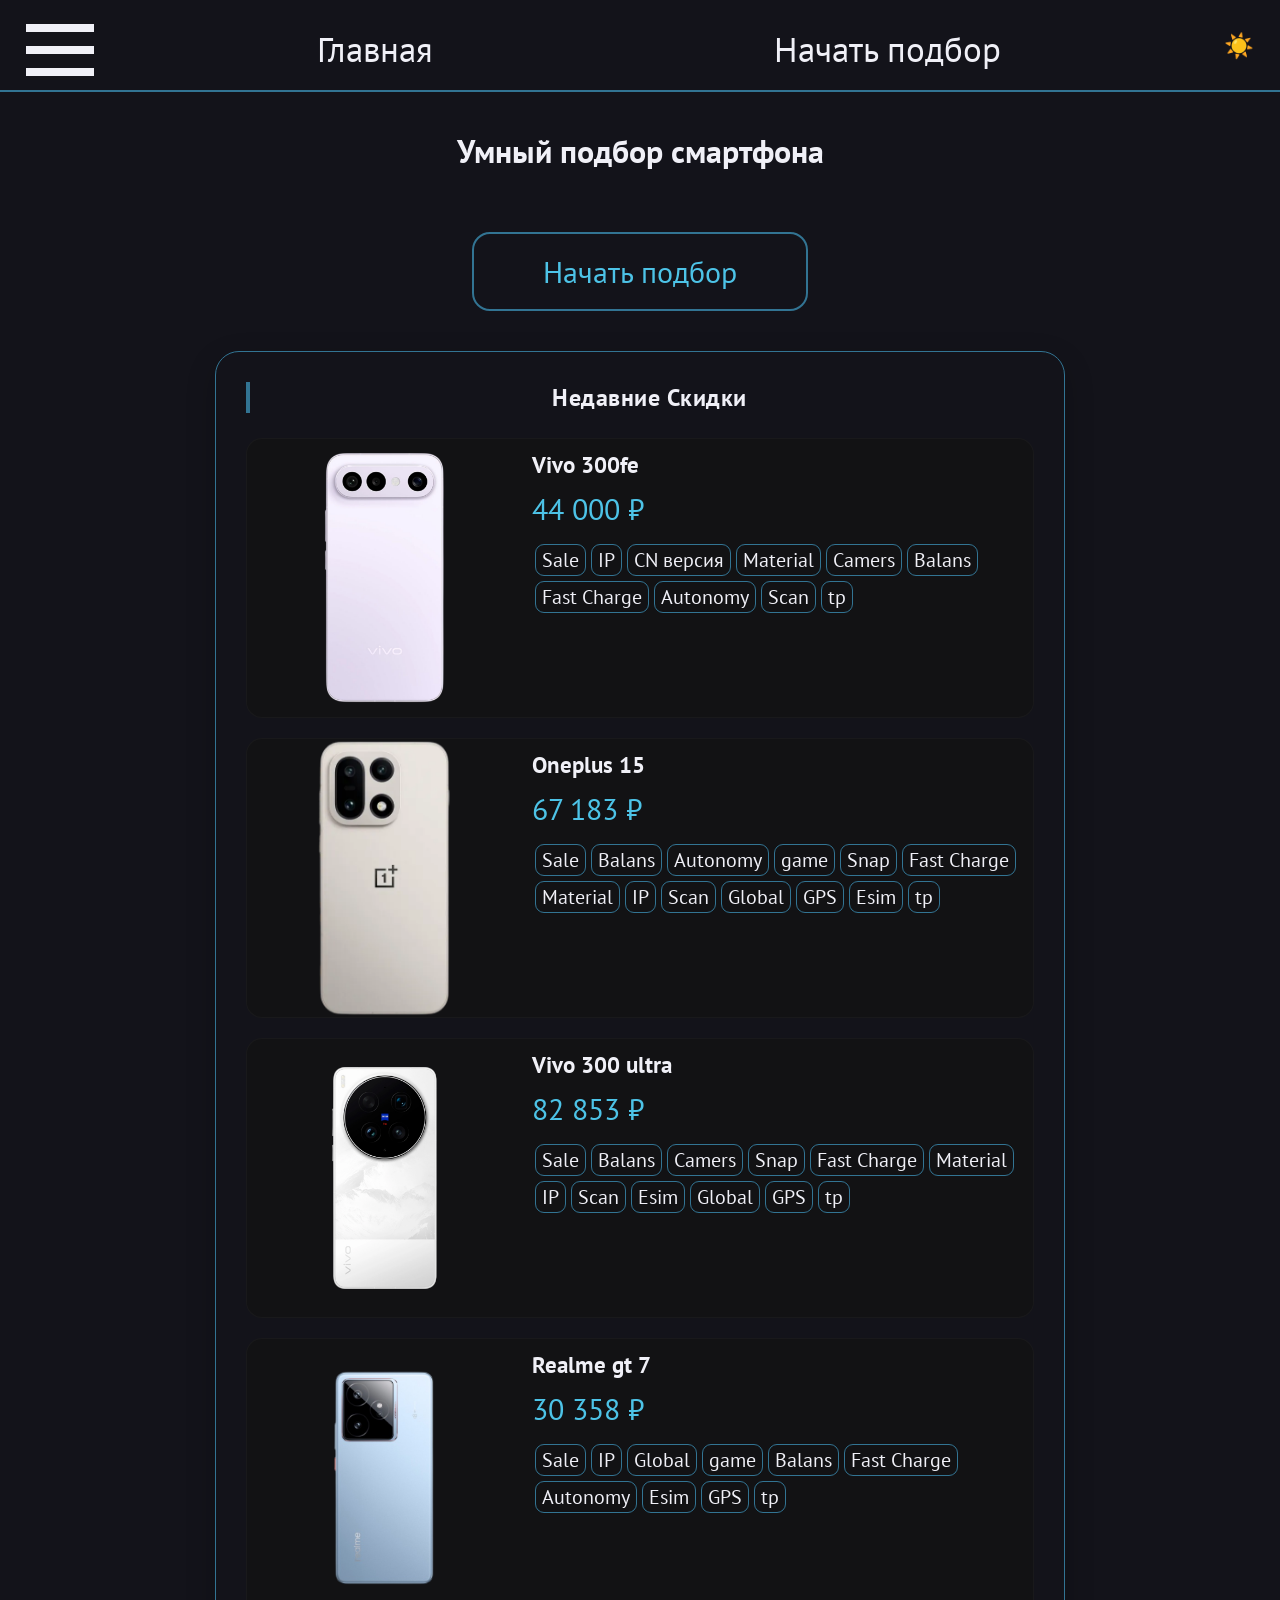
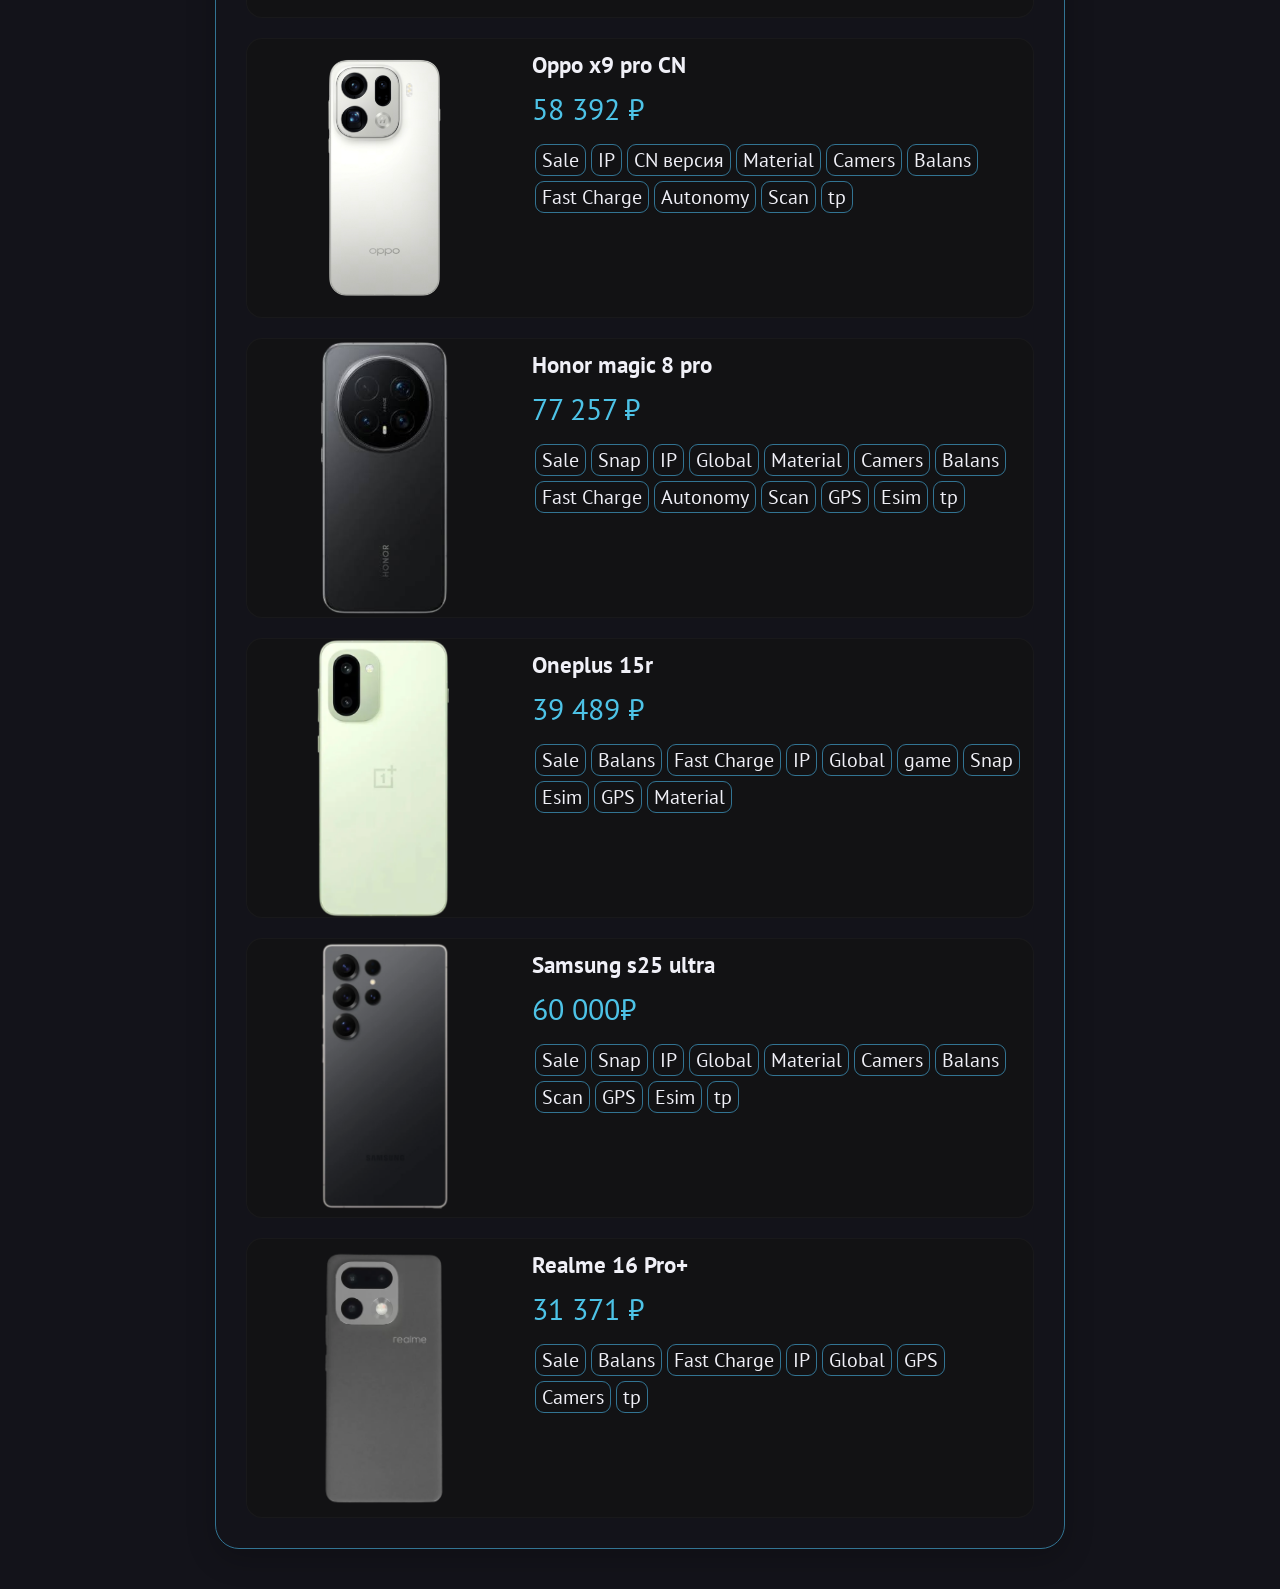
<file: index.html>
<!DOCTYPE html>
<html lang="en">
<head>

<link rel="stylesheet" type="text/css" href="https://cloudflare.com"/>
<link rel="stylesheet" type="text/css" href="https://cloudflare.com"/>
 

    <meta charset="UTF-8">
    <meta name="viewport" content="width=device-width, initial-scale=1.0">
    <link rel="stylesheet" href="style.css?v=100">
    <title>Document</title>
</head>
<body>
    <header>
            <div class="burger">
            <span class="bspan"></span>
            <span class="bspan"></span>
            <span class="bspan"></span>
        </div>
        <nav>
            <ul>
                <li><a href="index.html">Главная</a></li>            
                <li><a href="find.html" >Начать подбор</a></li>

            </ul>
        </nav>
    <label class="theme-switch">
    <input type="checkbox" id="theme-checkbox">
    <span id="them" class="switch-icon"></span>
</label>
    </header>
    <main>
        <nav class="bnav">
            <ul>
                <li><a href="index.html" class="at">Главная</a></li>
                <li><a href="find.html" class="at" >Подбор</a></li>

            </ul>
        </nav>
        <div class="site_info"><h1>Умный подбор смартфона</h1></div>
                <div class="startfind"><a href="find.html"class="start_a">Начать подбор</a></div>

<div class="discount_section">
    

    <div class="discount_header">
        <h5 class="discount_title">Недавние Скидки</h5>
    </div>
    

    <div class="pure_slider_container" id="sale-slider-container"></div>
    
</div>











<div class="site_info2">
    <h4>Как пользоваться фильтрами</h4>
    <p class="how">Бюджет:Просто потяни ползунок, чтобы ограничить максимальную стоимость. Каталог мгновенно скроет модели, которые не вписываются в твой бюджет.</p>
    <p class="how">Технические теги:Ты можешь комбинировать параметры. Например, нажми «Только Дракон» и «Влагозащита», чтобы увидеть мощные устройства, не боящиеся воды.</p>
    <p class="how">Автономность и Игры: Используй выпадающий список, чтобы выделить смартфоны с огромной батареей или топовым охлаждением для гейминга.</p>
    <p class="how">Global vs CN: Выбирай между международными версиями и моделями для внутреннего рынка Китая (обычно они дешевле, но имеют свои особенности).</p>
</div>


    </main>
    <footer>

<form action="" class="form" id="tg-form">
    <label class="formlbl">Оставьте Отзыв</label>
    <!-- Добавили name="name" и исправили required -->
    <input type="text" placeholder="Введите имя" required name="name">            
    
    <!-- Заменили textarea на input для телефона и добавили name="phone" -->
    <input type="text" placeholder="Отзыв" required name="text">
    
    <button type="submit" class="button" class="sendbutton" >Отправить</button>
</form>


    </footer>
<script type="module" src="index.js"></script>
</body>









</html>
</file>
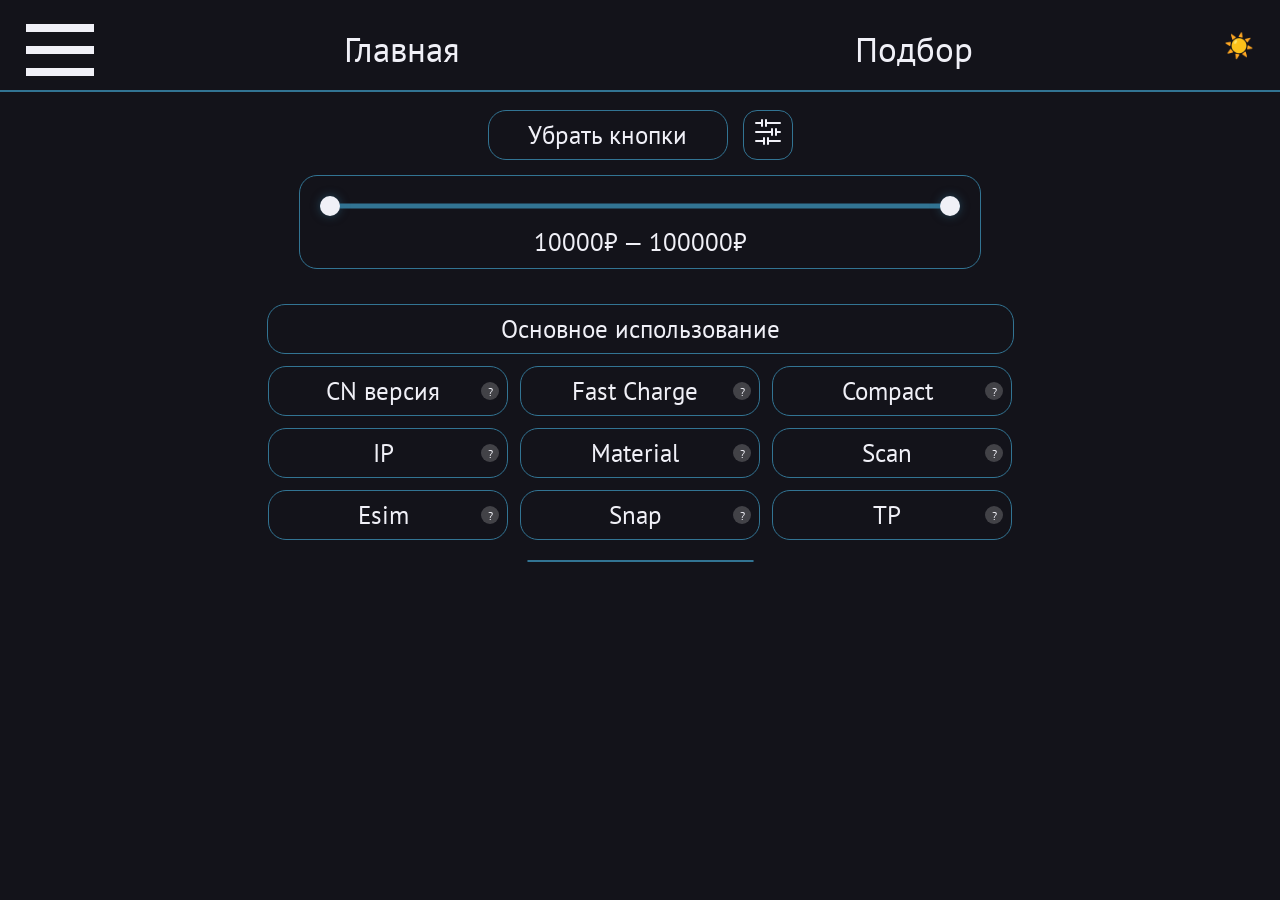
<file: find.html>
<!DOCTYPE html>
<html lang="en">
<head>
    <meta charset="UTF-8">
    <meta name="viewport" content="width=device-width, initial-scale=1.0">
    <link rel="stylesheet" href="style.css">
    <title>Document</title>
</head>
<body>
    <header>
            <div class="burger">
            <span class="bspan"></span>
            <span class="bspan"></span>
            <span class="bspan"></span>
        </div>
        <nav>
            <ul>
                <li><a href="index.html">Главная</a></li>
                <li><a href="find.html">Подбор</a></li>
            </ul>
        </nav>
    <label class="theme-switch">
    <input type="checkbox" id="theme-checkbox">
    <span id="them" class="switch-icon"></span>
</label>

    </header>
    <main>
        <nav class="bnav">
            <ul>
                <li><a href="index.html" class="at">Главная</a></li>
                <li><a href="find.html" class="at">Подбор</a></li>
            </ul>
        </nav>
        <div class="bnavf">
            <label><input class="sortimp" type="radio" name="sort" id="DOWN">По убыванию</label>
            <label><input class="sortimp" type="radio" name="sort" id="UP">По возрастанию</label>

        </div>


    <div class="filtdiv">
    <button  id="allfilt">Убрать кнопки</button>
    <button class="filter">
<svg width="28" height="28" viewBox="0 0 28 28" fill="none" xmlns="http://w3.org">
    <!-- Верхний ползунок (линия поднята на уровень Y=5) -->
    <path d="M2 5H8M26 5H12M8 2V8M12 2V8" stroke="currentColor" stroke-width="2" stroke-linecap="round"/>
    
    <!-- Средний ползунок (ровно по центру на уровне Y=14) -->
    <path d="M2 14H18M26 14H22M18 11V17M22 11V17" stroke="currentColor" stroke-width="2" stroke-linecap="round"/>
    
    <!-- Нижний ползунок (линия опущена на уровень Y=23) -->
    <path d="M2 23H10M26 23H14M10 20V26M14 20V26" stroke="currentColor" stroke-width="2" stroke-linecap="round"/>
</svg>


    </button>
    </div>
    
    <div class="costdiv">
    <div class="range-values">
        <span id="min-price">10000₽</span> — <span id="max-price">100000₽</span>
    </div>
    <div class="range-container">
        <div class="slider-track"></div>
        <input type="range" class="cost min-range" min="10000" max="100000" value="10000" step="5000">
        <input type="range" class="cost max-range" min="10000" max="100000" value="100000" step="5000">
    </div>
</div>

    <div class="buttons">
    <select>
    <option value="">Основное использование</option> 
    <option value="balans">Баланс</option>
    <option value="autonomy">Автономность</option>
    <option value="camers">Камеры</option>
    <option value="game">Игры</option>
    <option value="gps">Навигатор</option>
    </select>

    
        <button class="filter-btn" data-tag="CN">CN версия</button>  
        <button class="filter-btn" data-tag="fastcharge">Fast Charge</button>
        <button class="filter-btn" data-tag="compact">Compact</button>
        <button class="filter-btn" data-tag="ip">IP</button>
        <button class="filter-btn" data-tag="material">Material</button>
        <button class="filter-btn" data-tag="scan">Scan</button>
        <button class="filter-btn" data-tag="esim">Esim</button>     
        <button class="filter-btn" data-tag="snap">Snap</button>
        <button class="filter-btn" data-tag="tp">TP</button>        



  
    </div>
    <h2 class="count"></h2>
    <div class="block1"></div>
    


    
    </main>
    <footer>
        <div class="findfoot"><p>Цены актуальны для маркетплейсов России в апреле 26 года</p></div>
    </footer>


</body>
<script type="module" src="find.js"></script>

</html>
</file>
<file: style.css>
@import url('https://fonts.googleapis.com/css2?family=PT+Sans:ital,wght@0,400;0,700;1,400;1,700&family=PT+Serif:ital,wght@0,400;0,700;1,400;1,700&family=Roboto:ital,wght@0,100;0,300;0,400;0,500;0,700;0,900;1,100;1,300;1,400;1,500;1,700;1,900&display=swap');

 :root{
    /* them  */
    --icon-sun: "☀️";
    --icon-moon: "🌙";

    /* darck them  */
    --text-color: #f0f0f7;
    --bg-primary-darkt: #13131a;
    --accent-primaryd:#327493;

    /* white them */
    --bg-primary:	#ffffff;
    --bg-secondary-rgba: rgba(243, 243, 243, 0.8);
    --text-primary:	#212529;
    --text-secondary:	#495057;
    --accent-primary:	#d97706;
    --accent-light:	#fef3c7;



}
*{
    font-family:'Pt Sans'; /* шрифты */
    padding: 0px;
    margin: 0px; 
     user-select: none;     /*    Убирает возможность выделить текст курсором */
}

.pt-sans-regular { /* шрифты */
    font-family: "PT Sans", serif;
    font-weight: 400;
    font-style: normal;
}

#theme-checkbox {
    display: none;
}

/* 2. Стилизуем наш блок со значком */
.switch-icon {
    font-size: 24px;         
    cursor: pointer;
    user-select: none;
    transition: transform 0.3s ease;
    display: inline-block;
}

/* 3. По умолчанию (когда чекбокс НЕ нажат) показываем Солнце */
.switch-icon::before {
    content: var(--icon-sun);
}

/* 4. Когда чекбокс НАЖАТ (:checked), меняем контент на Луну */
#theme-checkbox:checked ~ .switch-icon::before {
    content: var(--icon-moon);
}

/* Эффект легкого поворота при клике для красоты */
.theme-switch:active .switch-icon {
    transform: scale(0.8) rotate(50deg);
}

body {
    display: flex;
    flex-direction: column;
    min-height: 100vh; 
    background-color: var(--bg-primary-darkt);
    transition: background-color 0.3s ease; 
}


body.white-theme {
    background-color: var(--bg-primaryl);
        transition: background-color 0.3s ease; 
}

header {
    display: flex;
    justify-content: space-around;
    align-items: center; 
    border-bottom: 2px solid var(--accent-primaryd); 
    background-color: var(--bg-primary-darkt); /* Цвет по умолчанию */
    height: 90px;
    position: fixed;
    top: 0;       
    left: 0;      
    width: 100%;  
    z-index: 100; 
    transition: background-color 0.3s ease; /* Плавная смена цвета для шапки */
}

header.white-theme {
    background-color: var(--bg-primary);
    border-bottom: 1px solid var(--accent-primary); 
}


li:hover {
    background-color: rgba(255, 255, 255, 0.1); 
    border-radius: 18px;
}

body.white-theme li:hover {
    background-color: var(--accent-light); 
}

header nav{
    width:80%;
}

header ul{
    margin-top: 7px;
    display: flex;
    width: 100%;
    justify-content: space-around;
}

header li{
    list-style: none;
    transition: 0.3s; /* Чтобы наведение было плавным */
    border: 2px solid transparent; /* Заранее бронируем место под обводку, чтобы текст не дергался */
    padding: 10px; /* Отступ внутри, чтобы текст не прилипал к рамке */
    cursor: pointer;
}

header a{
    font-size: 35px;
    text-decoration: none;
    color:var(--text-color);
}


body.white-theme header a{
     color: var(--text-primary);
}

.burger {
    margin-top: 10px;
    width: 68px;
    height: 52px;
    display: flex;
    flex-direction: column;
    cursor: pointer;
    justify-content: space-between; /* Распределяем линии равномерно */
    position: relative;
}

.burger span {
    background-color: var(--text-color);
    height: 8px;
    width: 100%;
    transition: 0.3s ease; /* Добавляем плавность */
    transform-origin: center; /* Вращаем относительно центра */
}

body.white-theme .bspan{
    background-color: var(--text-primary);
}

.burger.active span:nth-child(1) {
    transform: translateY(22px) rotate(45deg);
}

.burger.active span:nth-child(2) {
    opacity: 0;
}

.burger.active span:nth-child(3) {
    transform: translateY(-22px) rotate(-45deg);
}

main {
    padding-top: 90px;
    flex: 1; /* Этот блок заберет всё свободное место, прижав футер вниз */
    
}

.bnavf{
    position: fixed;
    transform: translateX(-550px);    
    z-index: 100;
}

.bnavf.active{
    height: 95vh;
    width: 300px;
    transition: 0.3s ease;
    transform: translateX(0px);
    position: fixed;
    border-right: 1px solid var(--accent-primaryd);
    display: flex;
    flex-direction: column;
    background: rgba(15, 23, 31, 0.80);
    backdrop-filter: blur(12px);
}

body.white-theme .bnavf.active{
    border: 1px solid var(--accent-primary);
    background-color: var(--bg-secondary-rgba);
    transition: background-color 0.3s ease; /* Плавная смена цвета для шапки */
}

.filtdiv{
    display: flex;
    justify-content: center;
        padding: 20px 0 0 0;
        gap: 15px;
}

main ul{
    margin-top: 20px;
    margin-left: 40px;
}

main a{
    text-decoration: none;
    font-size: 40px;
}

.first_text{
    font-size: 40px;
}

button{
    height: 50px;
    font-size: 25px;
    width: 240px;
    color: var(--text-color);
    background: transparent;
    border: 1px solid var(--accent-primaryd); 
    text-decoration: none;
    outline: none;
    border-radius: 18px ;
    cursor: pointer;
}

body.white-theme button{
    border: 1px solid var(--accent-primary); 
    color:var(--text-primary);
}

button.active {
    background-color: var(--accent-primaryd);
    transition: 0.3s; /* Плавный переход */
}

body.white-theme button.active {
    background-color: var(--accent-primary);
}

button:hover {
    background-color: var(--accent-primaryd);
    color: var(--text-color);
    transition: 0.3s; /* Плавный переход */
}

body.white-theme button:hover{
    background-color: var(--accent-primary);
}

select {
    width: 83%; /* На мобилках лучше 100%, на ПК можно ограничить */
    max-width: 900px; 
    height: 50px;
    color: var(--text-color);
    background: transparent;
    font-size: 25px;
    border: 1px solid var(--accent-primaryd);
    border-radius: 18px;
    outline: none;
    cursor: pointer;
    text-align: center;
    appearance: none;
    padding: 0 15px;
        -webkit-appearance: none;
    -moz-appearance: none;
    appearance: none;
}
select:hover{
    background-color: var(--accent-primaryd);
    color: var(--text-color);
    transition: 0.3s; /* Плавный переход */
}

body.white-theme select{
    color: var(--text-primary);
        border: 1px solid var(--accent-primary);
}

body.white-theme select:hover{
    color: var(--text-primary);
    background-color: var(--accent-primary);
}


select option {
    background-color: var(--bg-primary-darkt);
    color: var(--text-color);
}

body.white-theme select option{
    color: var(--text-primary);
    background-color: var(--bg-primary);
}

/* ДВОЙНОЙ ПОЛЗУНОК */
.range-container {
    position: relative;
    width: 100%;
    height: 40px;
    margin-top: 10px;
}

body.white-theme .slider-track{
    background-color: var(--accent-primary);

}

input[type="range"].cost {
    -webkit-appearance: none;
    appearance: none;
    width: 100%;
    position: absolute;
    background: transparent;
    pointer-events: none; /* Клики проходят сквозь пустую область */
    top: 50%;
    transform: translateY(-50%);
    margin: 0;
}

/* Кругляшок (Thumb) */
input[type="range"].cost::-webkit-slider-thumb {
    -webkit-appearance: none;
    height: 20px;
    width: 20px;
    border-radius: 50%;
    background: var(--text-color);
    cursor: pointer;
    pointer-events: auto; /* Кликабелен только сам кружок */
    box-shadow: 0 0 10px rgba(50, 116, 147, 0.5);
    border: none;
}

/* Дорожка */
.slider-track {
    width: 100%;
    height: 5px;
    background: var(--accent-primaryd);
    position: absolute;
    top: 50%;
    transform: translateY(-50%);
    border-radius: 5px;
}

.range-values {
    color: var(--text-color);
    font-size: 25px;
    margin-bottom: 10px;
    text-align: center;
}

body.white-theme .range-values{
    color: var(--text-primary);
}

.buttons {
    display: flex;
    flex-wrap: wrap;    /* Позволяет кнопкам перепрыгивать на новую строку */
    justify-content: center;
    gap: 12px;          
    padding: 20px;
    max-width: 900px;   
    margin: 0 auto;     
}


.phone_card {
display: flex;
    gap: 20px;
    padding: 20px;
    border-radius: 60px;
    max-width: 1150px;
    margin: 20px auto;
    border: 1px solid var(--accent-primaryd);
    animation: fadeIn 0.5s ease forwards;
    background-color: transparent;
}

body.white-theme .phone_card{
    border: 1px solid var(--accent-primary);
}

.price, .data{
    color: #4dc3e7;
    font-size: 30px;
}


.startfind{
    border: 2px solid var(--accent-primaryd);
    width: 26%;
    margin: 30px auto;
    border-radius: 18px;
    padding: 18px 0 18px 0;
    display: flex;
    flex-direction: column;
    align-items: center;
}

body.white-theme .startfind{
        border: 2px solid var(--accent-primary);
}

body.white-theme .startfind:hover{
    background-color: var(--accent-light);
}

.start_a{
    color:#4dc3e7;
    font-size: 30px;
}

body.white-theme .start_a{
    color: var(--text-primary);
}

.site_info2{
    margin: 150px auto;
}


.sortimp{
    margin-right: 20px;
    transform: scale(2);
}

.bnavf label{
    padding-left: 30px;
    font-size: 30px;
    color: var(--text-color);
    cursor: pointer;
    margin-top: 30px;
}

body.white-theme .bnavf label{
    color: var(--text-primary);
}

body.white-theme .bnavf label:hover{
    background-color: var(--accent-light);
}

.card_filtrs {
    display: flex;
    flex-wrap: wrap;    
    gap: 5px;           
    margin: 6px 0 10px 3px; 
}


.card_tag {
    font-size:20px;         
    color:var(--text-color);             
    background-color: transparent;  
    border: 1px solid var(--accent-primaryd);   
    padding: 2px 6px;            
    border-radius: 9px;         
    white-space: nowrap;         
}

body.white-theme .card_tag{
    border: 1px solid var(--accent-primary); 
    color: var(--text-primary);  
}

@keyframes fadeIn {
    0% {
        opacity: 0;
        transform: translateY(20px); 
    }
    100% {
        opacity: 1;
        transform: translateY(0);
    }
}

.phone_img {
    max-width: 600px;    
    max-height: 550px;
    border-radius: 60px;
}

.phone_info {
    display: flex;
    flex-direction: column; 
    gap: 10px;           
}

.phone_info{
    margin: 0; 
    font-size: 32px;
    color: var(--text-color);
}

body.white-theme .phone_info{
    color: var(--text-primary);
}

.count{
    font-size: 30px;
    color: var(--text-color);
    background-color: var(--accent-primaryd);
    width: 225px;
    margin: auto;
    text-align: center;
    border-radius: 18px;
    height: auto;
    background: transparent;
    border: 1px solid var(--accent-primaryd);
}

.costdiv{
    display: flex;
    justify-content: center;
    flex-direction: column-reverse;
    margin: 15px auto;
    width: 50%;
    border-radius: 18px;
    background: transparent;
    border: 1px solid var(--accent-primaryd);
    padding: 0 20px 0 20px;
}

body.white-theme .costdiv{
    border: 1px solid var(--accent-primary);    
}

.cost{
    background-color: var(--bg-primary-darkt);
    color: var(--text-color);
    width: 90%;
    margin: auto;
    cursor: pointer;
    margin-bottom: 10px;
    color: var(--accent-primaryd);
}

body.white-theme span{
    color: var(--text-primary);
}

.costspan{
    margin: auto;
    color: var(--text-color);
    font-size: 30px;
    margin-top: 5px;
}

.site_info, .site_info2 {
    width: 45%;
    margin: 20px auto;
    padding: 20px 0 30px 0;
    color: var(--text-color);
    border-radius: 18px;
}
.site_info2 {    display: none;}

h1, h2{
    color: var(--text-color);
    margin: 0 auto;
    text-align: center;
}

.swiper_h2{
    text-align: center;
    color: #4dc3e7;
    width: 250px;
    height: 50px;
    border:1px solid var(--accent-primaryd);
    border-radius: 9px;
}


h1 { 
    font-size: 32px; 
}

h4 { 
    font-size: 30px; 
    padding-bottom: 10px; 
}

.how {
    font-size: 26px; 
    margin: 10px;
    text-align: left;
    color: #d0d0d8;
}

body.white-theme h1, 
body.white-theme h2, 
body.white-theme h3, 
body.white-theme h4 {
    color: var(--text-primary);
}

body.white-theme h2{
        border:1px solid var(--accent-primary);
}

.form{
    display: flex;
    flex-direction: column;
    align-items: center;
    height: 15vh;

}

.form input,textarea{
    border-radius: 18px;
    width: 40%;
    height: 100px;
    font-size: 30px;        
    text-align: center;
}

.formbutton{
    border-radius: 18px;
    width: 40%;
    height: 100px;
    font-size: 30px;        
    text-align: center;
}

.findfoot{
    font-size: 30px;
    color: var(--text-color);
    background-color:#3B527F;
    width: 100%;
    margin: auto;
    text-align: center;
    height: auto;
    border-top: 1px solid var(--accent-primaryd);   
    background-color: var(--bg-primary-darkt);
}

.formlbl{
    width: 40%;
    text-align: center;
    font-size: 25px;
    color:var(--text-color);
    background: rgba(255, 255, 255, 0.03); /* Почти прозрачный фон */
    border: 1px solid var(--accent-primaryd); /* Тонкая рамка вместо заливки */
    border-radius: 18px;
}

.description{
    font-size: 24px;
    line-height: 35px;
}

.sendbutton{
    width: 40%;
}

/* Контейнер кнопки для позиционирования */
.filter-btn {
    position: relative;
    padding-right: 10px;
}

/* Иконка вопроса */
.hint-icon {
    position: absolute;
    right: 8px;
    top: 50%;
    transform: translateY(-50%);
    width: 18px;
    height: 18px;
    background: rgba(255, 255, 255, 0.2);
    border-radius: 50%;
    font-size: 12px;
    display: flex;
    align-items: center;
    justify-content: center;
    cursor: help;
    transition: 0.3s;
}

body.white-theme .hint-icon{
        background: rgba(218, 218, 218, 0.74);
}

.hint-icon:hover {
    background: var(--accent-primaryd);
}

body.white-theme .hint-icon:hover{
    background: var(--accent-primary);
}

/* Сама подсказка */
.hint-text {
    visibility: hidden;
    opacity: 0;
    width: 180px;
    background: var(--bg-primary-darkt);
    color: var(--text-color);
    text-align: center;
    border: 1px solid var(--accent-primaryd);
    border-radius: 8px;
    padding: 8px;
    position: absolute;
    z-index: 100;
    bottom: 130%; /* Показываем над кнопкой */
    left: 50%;
    transform: translateX(-50%);
    transition: 0.3s;
    font-size: 13px;
    line-height: 1.4;
    pointer-events: none; /* Чтобы не мешала кликам */
    box-shadow: 0 5px 15px rgba(0,0,0,0.5);
}

body.white-theme .hint-text{
    color: var(--text-primary);
    background: var(--bg-primary);
     border: 1px solid var(--accent-primary);
}

/* Треугольник внизу подсказки */
.hint-text::after {
    content: "";
    position: absolute;
    top: 100%;
    left: 50%;
    margin-left: -5px;
    border-width: 5px;
    border-style: solid;
    border-color: var(--accent-primaryd) transparent transparent transparent;
}

/* Показ при наведении или клике (для мобилок) */
.hint-icon:hover .hint-text, .hint-icon.active .hint-text {
    visibility: visible;
    opacity: 1;
}

.hint-icon.active .hint-text {
    visibility: visible;
    opacity: 1;
}

.filter {
    background-size: cover;
    background-position: center;
    height: 50px;
    width: 50px;
    border-radius: 14px;
}

footer{
    display: none;
}

/* 1. Главная большая подложка для всего раздела скидок */
.discount_section {
    width: 100%;
    max-width: 850px; /* Фиксируем идеальную ширину под размер карточек */
    margin: 40px auto;
    padding: 30px;
    background:var(--bg-primary-darkt); /* Темный благородный фон, чуть светлее основного */
    border: 1px solid var(--accent-primaryd); /* Тонкая аккуратная рамка */
    border-radius: 24px; /* Красивые скругленные углы */
    box-shadow: 0 10px 30px rgba(0, 0, 0, 0.2);
    box-sizing: border-box;
}

body.white-theme .discount_section {
    border: 1px solid var(--accent-primary);
    background: var(--bg-primary);
}

/* 2. Оформление заголовков */
.discount_header {
    margin-bottom: 25px;
    border-left: 4px solid var(--accent-primaryd);
    padding-left: 15px;
}

body.white-theme .discount_header{
    border-left: 4px solid var(--accent-primary);
}

.sortimp{
    background-color: var(--accent-primaryd);
}

.discount_title {
    text-align: center;
    color: var(--text-color);
    font-size: 24px;
    font-weight: 700;
    margin: 0 0 6px 0;
    letter-spacing: 0.5px;
}

body.white-theme h5{
    color: var(--text-primary);
}

.discount_subtitle {
    color: #718096; /* Приглушенный серый цвет для описания */
    font-size: 14px;
    margin: 0;
}

/* 3. Контейнер для карточек телефонов */
.pure_slider_container {
    display: flex !important;
    flex-direction: column !important; /* Строго вертикально друг под другом */
    gap: 20px !important;
    width: 100% !important;
}

/* 4. Сама карточка смартфона (Превращаем в горизонтальный шедевр) */
.phone_card_slide {
    display: flex !important;
    flex-direction: row !important; /* Картинка слева, текст справа */
    width: 100% !important;
    height: 280px !important; /* Компактная фиксированная высота, чтобы карточка не была огромной */
    background: #121214; /* Глубокий черный фон самой карточки для контраста */
    border: 1px solid rgba(255, 255, 255, 0.03) !important;
    border-radius: 16px !important;
    overflow: hidden !important;
    box-sizing: border-box;
    
    /* Плавность для будущей анимации */
    transition: transform 0.3s cubic-bezier(0.25, 1, 0.5, 1), 
                border-color 0.3s ease, 
                box-shadow 0.3s ease !important;
}

body.white-theme .phone_card_slide{
    background: var(--bg-secondary-rgba);
}

/* 🚀 КРУТАЯ АНИМАЦИЯ: Эффект перемещения и объема при наведении */
.phone_card_slide:hover {
    transform: translateY(-4px) scale(1.005) !important; /* Карточка плавно приподнимается вверх */
    border-color: var(--accent-primaryd) !important; /* Рамка окрашивается в ваш синий цвет */
    box-shadow: 0 10px 25px rgba(50, 116, 147, 0.15) !important; /* Мягкое неоновое свечение */
}

body.white-theme .phone_card_slide:hover{
    border-color: var(--accent-primary)!important;
    box-shadow: 0 10px 25px rgba(50, 116, 147, 0.15) !important;
}

/* Картинка внутри карточки */
.phone_card_slide .phone_img {
    width: 35% !important; /* Компактное выделение под фото */
    height: 100% !important;
}

body.white-theme .phone_card_slide .phone_img{
    background: rgba(214, 214, 214, 0.822);
}

/* Правая текстовая часть информации */
.phone_card_slide .phone_info {
    width: 65% !important;
    height: 100% !important;
    display: flex !important;
    flex-direction: column !important;
    box-sizing: border-box;
    padding: 10px 10px 0 10px;
    color: var(--text-color);
    font-size: 20px;
    margin: 0 0 4px 0;
}

.more_info_btn2{
    align-self: flex-start;
    background: var(--accent-primaryd);
    color: var(--text-color);
    padding: 8px 20px;
    border-radius: 8px;
    text-decoration: none;
    font-size: 20px;
    font-weight: 600;
    margin: 12px 0;
}

body.white-theme .more_info_btn2{
    background: var(--accent-primary);
    color: var(--text-primary);
}

.more_info_btn {
    align-self: flex-start;
    background: var(--accent-primaryd);
    color: var(--text-color);
    padding: 8px 20px;
    border-radius: 8px;
    text-decoration: none;
    font-size: 16px;
    font-weight: 600;
    margin: 12px 0;
}

body.white-theme .more_info_btn{
        background: var(--accent-primary);
}

/* Характеристики прячем под аккуратный внутренний скролл, чтобы они не раздували карточку */
.phone_card_slide .description {
    color: #a0aec0;
    font-size: 12px;
    line-height: 1.5;
    margin: 0;
    overflow-y: auto; /* Внутренний скролл для длинного текста */
    flex-grow: 1;
}

body.white-theme  .description{
    color: var(--text-primary);
}

/* Тонкий красивый скроллбар для характеристик */
.phone_card_slide .description::-webkit-scrollbar {
    width: 4px;
}
.phone_card_slide .description::-webkit-scrollbar-thumb {
    border-radius: 4px;
}
/*  Контейнер шторки меню при открытии */

.bnav{
    position: fixed;
    transform: translateX(-290px);    
    z-index: 100;
}

.bnav.active {
    display: flex !important;      /* Включаем Flexbox для выравнивания */
    flex-direction: column;
    align-items: center;          /* Центрируем ссылки по горизонтали */
    position: fixed;              /* Фиксируем поверх всего сайта */
    top: 91px;
    left: 0;
    width: 300px;
    height: 95vh;
    transform: translateX(0px);
    transition: 0.4s ease;
    border-right: 1px solid var(--accent-primaryd);  
    background: rgba(15, 23, 31, 0.80); 
    backdrop-filter: blur(12px);
    -webkit-backdrop-filter: blur(12px);
    z-index: 999;                 
    animation: fadeInMenu 0.25s ease-out forwards;
    animation: fadeInMenu 0.25s ease-out forwards;
}

body.white-theme .bnav{
        background: var(--bg-secondary-rgba);
        border: 1px solid var(--accent-primary);
        transition: background-color 0.3s ease; 
}

/* 2. Сброс отступов у списка */
.bnav.active ul {
    width: 100%;
    margin: 0;

}

/* 3. Пункты меню (Главная, Подбор) */
.bnav.active li {
    margin: 30px 0;               /* Оптимальный отступ для нажатия пальцем на смартфоне */
    opacity: 0;
    animation: fadeInUpItems 0.3s ease-out forwards;
}

.at{
    color: var(--text-color);
    padding-left: 30px;
}

body.white-theme .at{
    color: var(--text-primary);
}

/* --- АНИМАЦИИ --- */
@keyframes fadeInMenu {
    from { opacity: 0; }
    to { opacity: 1; }
}

@keyframes fadeInUpItems {
    to {
        opacity: 1;
        transform: translateY(0);
    }
}

body.white-theme svg{
    color: var(--text-primary);
}



@media (max-width: 480px){
    li:hover {background-color: rgba(255, 255, 255, 0);}
    ._a{
        display: none;
    }
    .costdiv{
        width: 80%;
    }

    header a{
        display: none;
    }

    body {
    margin: 0;
    padding: 0;
    overflow-x: hidden; /* Запрещаем боковую прокрутку */
    width: 100%;
    font-family: sans-serif;
}

.bnav.active{
    width: 100%;
}
.bnav.active li{
width: 100%;
        margin-left: 28%;
        margin-top: 100px;
        font-size: 45px;
        list-style: none;
}
.bnavf{
    position: fixed;
    transform: translateY(1500px);    
    z-index: 100;
}

.bnavf.active{
    height: 300px;
    position: fixed;              
    bottom: 0;                    
    left: 0;
    width: 100%;  
    transform: translateY(0);     
    transition: transform 0.4s ;
    border-radius:  24px  24px 0  0 ;
    backdrop-filter: blur(12px);
    border-top: 1px solid var(--accent-primaryd);
}

.bnavf label{
    padding-left: 23%;
    font-size: 30px;
    cursor: pointer;
    margin-top: 65px;
}

.formlbl{
    width: 90%;
}

.formbutton{
    width: 90%;
}

.startfind{
    width: 50%;
}

.startfind a{
    font-size: 27px;
}

.block1 {
    display: flex;
    flex-direction: column; 
    align-items: center;    
    gap: 20px;              
    padding: 15px;
}
.phone_card {        
    max-width: 80%;       
    border-radius: 26px;
    display: flex;
    flex-direction: column; 
}

.phone_img {
    width: 355px;
    height: 355px;
    object-fit: cover;      
    border-radius: 26px;
}

.phone_info {
    gap: 0;
}

#allfilt{
    width: 75%;
}

header nav{
    width:60%;
}
.phone_info h3 {
    font-size: 30px;
    margin-bottom: 10px;
}
.filter-btn {
    padding: 12px 20px;
    font-size: 24px;
    border-radius: 18px;
    margin: 5px;
}
.form input, button, textarea{
    width: 90%;
}
.site_info, .site_info2{
    width: 80%;
}
    .block1 {
        width: 100%;
        overflow-x: hidden; /* Обрезаем всё, что вылезает за пределы контейнера */
        padding: 0; 
    }
.findfoot{
    font-size: 22px;
}    
    .hint-text {
        /* 1. Сбрасываем центрирование */
        left: auto !important; 
        transform: none !important; 

        /* 2. Прижимаем правый край подсказки к правому краю иконки */
        right: 0 !important; 
        
        /* 3. Ограничиваем ширину, чтобы она не была шире экрана */
        width: 80vw; 
        max-width: 280px;

        /* 4. Немного отступаем от верха */
        bottom: 150%; 
    }

    /* 5. Поправляем хвостик (треугольник), чтобы он был под вопросиком */
    .hint-text::after {
        left: auto !important;
        right: 5px !important; /* Смещаем вправо к иконке */
        margin-left: 0 !important;
    }

    .discount_header {
    margin-top: 10px;
    border-left: 0;
    padding-left: 15px;
}

    .discount_section {
    width: 95%;
    max-width: 850px;
    margin: 40px auto;
    padding: 5px;
    border: 1px solid var(--accent-primaryd);
    border-radius: 24px;
    box-sizing: border-box;
}


.phone_card_slide {
    display: flex !important;
    flex-direction: row !important;
    height: 280px !important;
    border-radius: 16px !important;
    overflow: hidden !important;
    box-sizing: border-box;
    transition: transform 0.3s cubic-bezier(0.25, 1, 0.5, 1), border-color 0.3s ease, box-shadow 0.3s ease !important;

}
}
</file>
